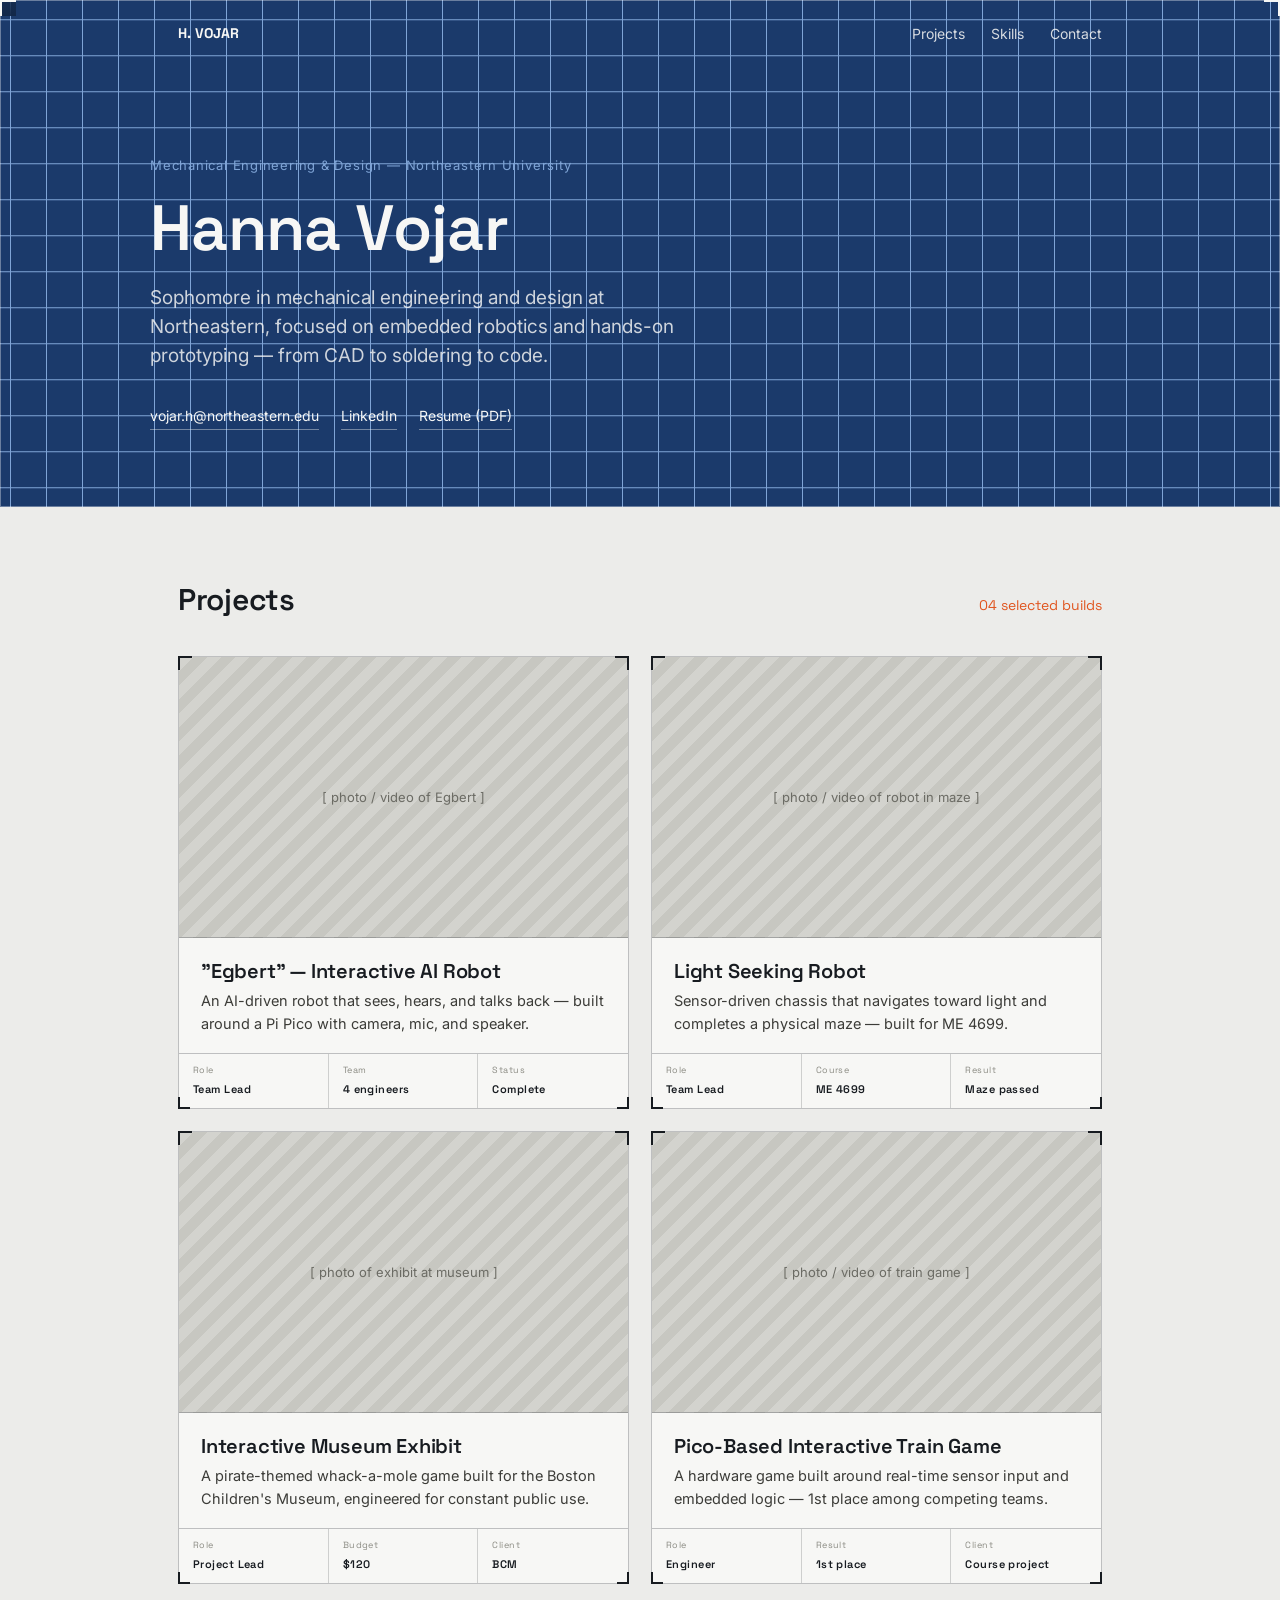
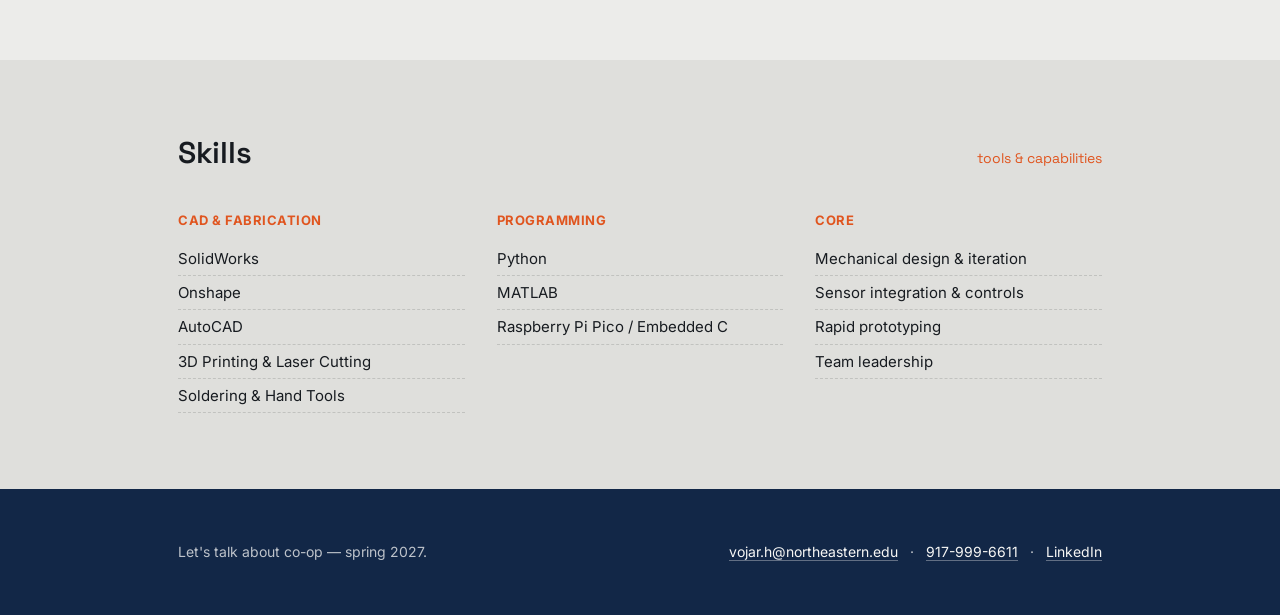
<file: index.html>
<!DOCTYPE html>
<html lang="en">
<head>
<meta charset="UTF-8">
<meta name="viewport" content="width=device-width, initial-scale=1.0">
<title>Hanna Vojar — Mechanical Engineering &amp; Robotics</title>
<link rel="stylesheet" href="style.css">
</head>
<body>

<header class="blueprint ticked">
  <div class="wrap">
    <nav class="top">
      <span class="mark">H. VOJAR</span>
      <div class="links">
        <a href="#projects">Projects</a>
        <a href="#skills">Skills</a>
        <a href="#contact">Contact</a>
      </div>
    </nav>
  </div>

  <div class="wrap hero">
    <div class="kicker">Mechanical Engineering &amp; Design — Northeastern University</div>
    <h1>Hanna Vojar</h1>
    <p class="tagline">Sophomore in mechanical engineering and design at Northeastern, focused on embedded robotics and hands-on prototyping — from CAD to soldering to code.</p>
    <div class="hero-links">
      <a href="mailto:vojar.h@northeastern.edu">vojar.h@northeastern.edu</a>
      <a href="https://linkedin.com/in/hanna-vojar-178265283" target="_blank">LinkedIn</a>
      <a href="resume.pdf" target="_blank">Resume (PDF)</a>
    </div>
  </div>
</header>

<section id="projects">
  <div class="wrap">
    <div class="section-head">
      <h2>Projects</h2>
      <span class="section-num">04 selected builds</span>
    </div>

    <div class="projects-grid">

      <a class="project-card paper-ticked" href="egbert.html">
        <span class="tick-bl"></span><span class="tick-br"></span>
        <div class="project-media">[ photo / video of Egbert ]</div>
        <div class="project-body">
          <h3>"Egbert" — Interactive AI Robot</h3>
          <p>An AI-driven robot that sees, hears, and talks back — built around a Pi Pico with camera, mic, and speaker.</p>
        </div>
        <div class="title-block">
          <div><span>Role</span><strong>Team Lead</strong></div>
          <div><span>Team</span><strong>4 engineers</strong></div>
          <div><span>Status</span><strong>Complete</strong></div>
        </div>
      </a>

      <a class="project-card paper-ticked" href="light-seeking-robot.html">
        <span class="tick-bl"></span><span class="tick-br"></span>
        <div class="project-media">[ photo / video of robot in maze ]</div>
        <div class="project-body">
          <h3>Light Seeking Robot</h3>
          <p>Sensor-driven chassis that navigates toward light and completes a physical maze — built for ME 4699.</p>
        </div>
        <div class="title-block">
          <div><span>Role</span><strong>Team Lead</strong></div>
          <div><span>Course</span><strong>ME 4699</strong></div>
          <div><span>Result</span><strong>Maze passed</strong></div>
        </div>
      </a>

      <a class="project-card paper-ticked" href="museum-exhibit.html">
        <span class="tick-bl"></span><span class="tick-br"></span>
        <div class="project-media">[ photo of exhibit at museum ]</div>
        <div class="project-body">
          <h3>Interactive Museum Exhibit</h3>
          <p>A pirate-themed whack-a-mole game built for the Boston Children's Museum, engineered for constant public use.</p>
        </div>
        <div class="title-block">
          <div><span>Role</span><strong>Project Lead</strong></div>
          <div><span>Budget</span><strong>$120</strong></div>
          <div><span>Client</span><strong>BCM</strong></div>
        </div>
      </a>

      <a class="project-card paper-ticked" href="train-game.html">
        <span class="tick-bl"></span><span class="tick-br"></span>
        <div class="project-media">[ photo / video of train game ]</div>
        <div class="project-body">
          <h3>Pico-Based Interactive Train Game</h3>
          <p>A hardware game built around real-time sensor input and embedded logic — 1st place among competing teams.</p>
        </div>
        <div class="title-block">
          <div><span>Role</span><strong>Engineer</strong></div>
          <div><span>Result</span><strong>1st place</strong></div>
          <div><span>Client</span><strong>Course project</strong></div>
        </div>
      </a>

    </div>
  </div>
</section>

<section id="skills" class="skills-strip">
  <div class="wrap">
    <div class="section-head">
      <h2>Skills</h2>
      <span class="section-num">tools &amp; capabilities</span>
    </div>
    <div class="skills-cols">
      <div>
        <h4>CAD &amp; FABRICATION</h4>
        <ul>
          <li>SolidWorks</li>
          <li>Onshape</li>
          <li>AutoCAD</li>
          <li>3D Printing &amp; Laser Cutting</li>
          <li>Soldering &amp; Hand Tools</li>
        </ul>
      </div>
      <div>
        <h4>PROGRAMMING</h4>
        <ul>
          <li>Python</li>
          <li>MATLAB</li>
          <li>Raspberry Pi Pico / Embedded C</li>
        </ul>
      </div>
      <div>
        <h4>CORE</h4>
        <ul>
          <li>Mechanical design &amp; iteration</li>
          <li>Sensor integration &amp; controls</li>
          <li>Rapid prototyping</li>
          <li>Team leadership</li>
        </ul>
      </div>
    </div>
  </div>
</section>

<footer id="contact">
  <div class="wrap">
    <div>Let's talk about co-op — spring 2027.</div>
    <div>
      <a href="mailto:vojar.h@northeastern.edu">vojar.h@northeastern.edu</a>
      &nbsp;&nbsp;·&nbsp;&nbsp;
      <a href="tel:9179996611">917-999-6611</a>
      &nbsp;&nbsp;·&nbsp;&nbsp;
      <a href="https://linkedin.com/in/hanna-vojar-178265283" target="_blank">LinkedIn</a>
    </div>
  </div>
</footer>

</body>
</html>
</file>
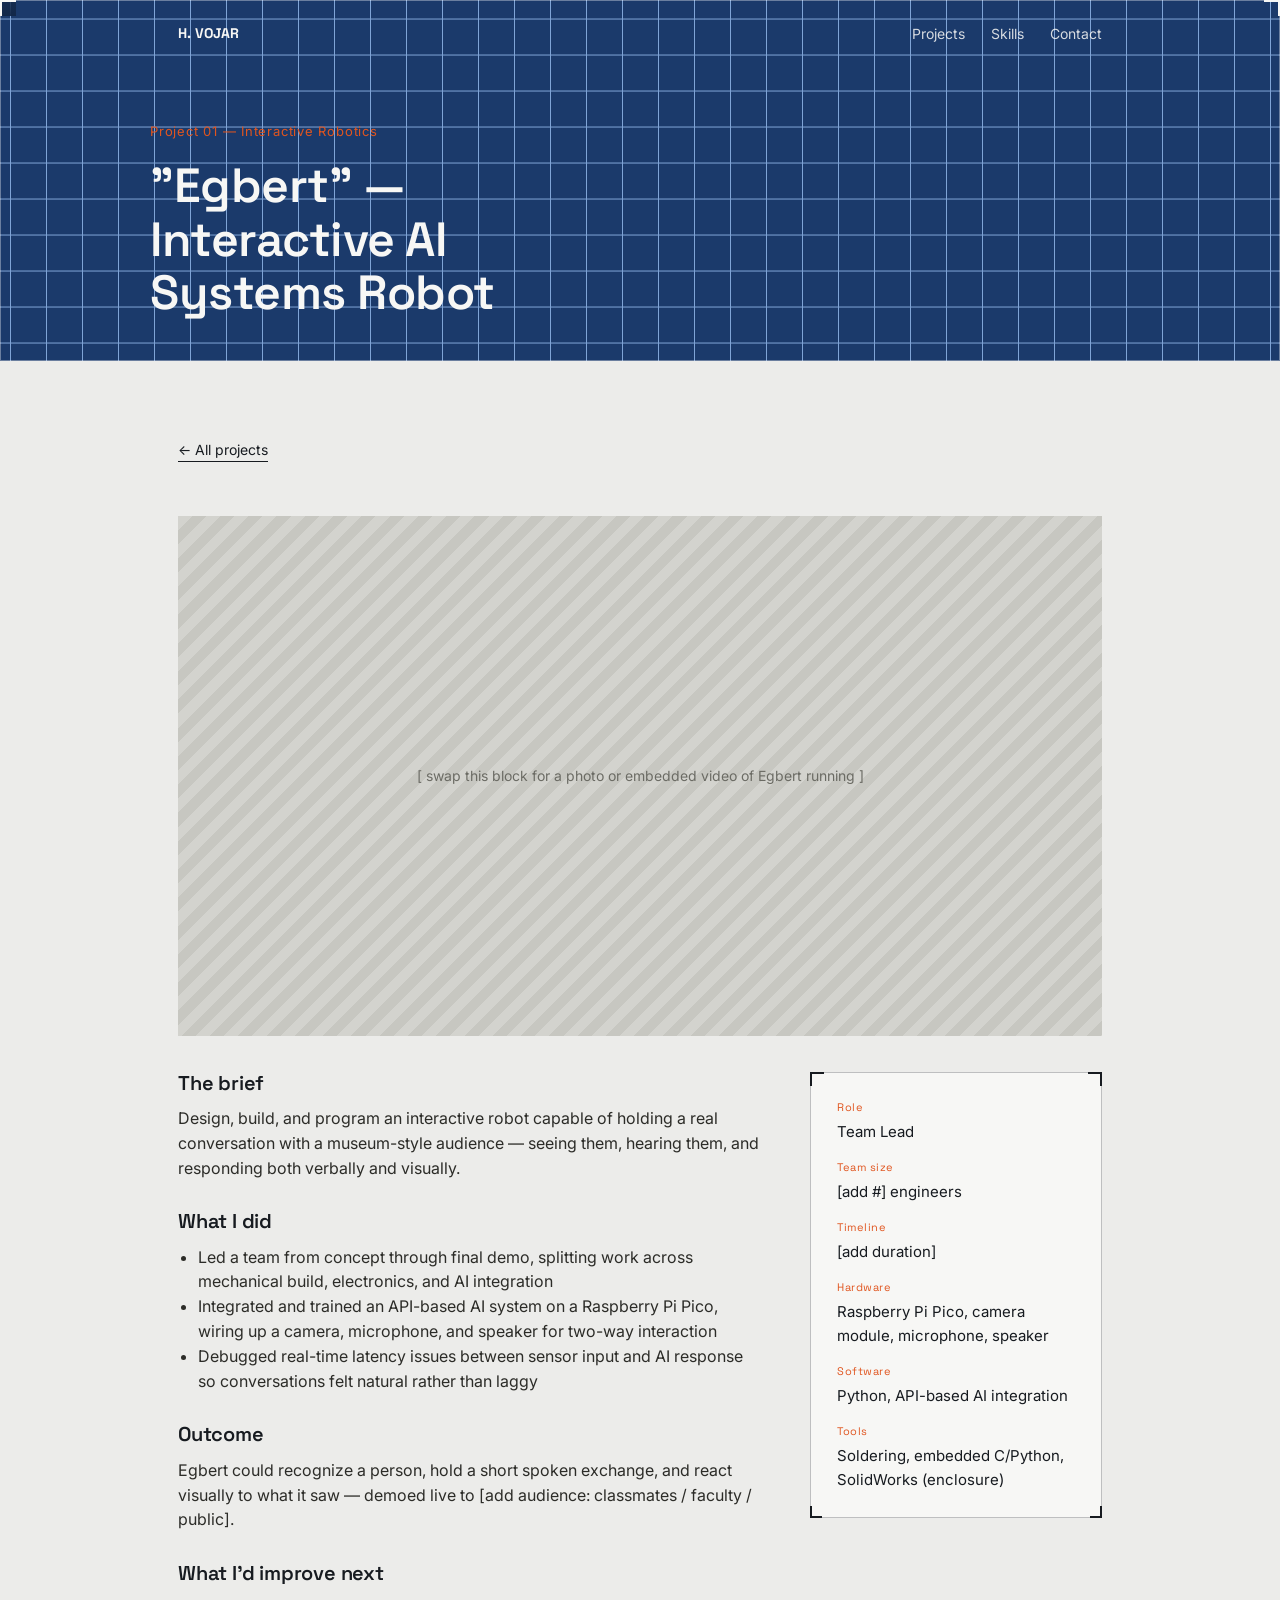
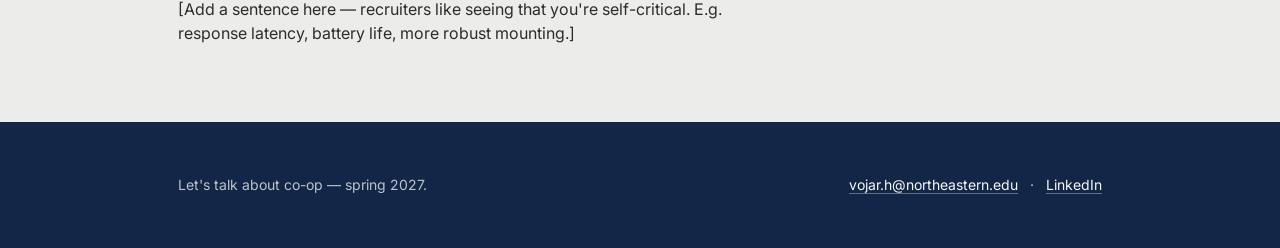
<file: egbert.html>
<!DOCTYPE html>
<html lang="en">
<head>
<meta charset="UTF-8">
<meta name="viewport" content="width=device-width, initial-scale=1.0">
<title>Egbert — Interactive AI Robot | Hanna Vojar</title>
<link rel="stylesheet" href="style.css">
</head>
<body>

<header class="blueprint ticked">
  <div class="wrap">
    <nav class="top">
      <span class="mark">H. VOJAR</span>
      <div class="links">
        <a href="index.html#projects">Projects</a>
        <a href="index.html#skills">Skills</a>
        <a href="index.html#contact">Contact</a>
      </div>
    </nav>
  </div>

  <div class="wrap detail-hero">
    <div class="kicker">Project 01 — Interactive Robotics</div>
    <h1>"Egbert" — Interactive AI Systems Robot</h1>
  </div>
</header>

<section>
  <div class="wrap">
    <a class="back-link" href="index.html#projects">&larr; All projects</a>

    <div class="detail-media">[ swap this block for a photo or embedded video of Egbert running ]</div>

    <div class="detail-grid">
      <div>
        <h2>The brief</h2>
        <p>Design, build, and program an interactive robot capable of holding a real conversation with a museum-style audience — seeing them, hearing them, and responding both verbally and visually.</p>

        <h2>What I did</h2>
        <ul>
          <li>Led a team from concept through final demo, splitting work across mechanical build, electronics, and AI integration</li>
          <li>Integrated and trained an API-based AI system on a Raspberry Pi Pico, wiring up a camera, microphone, and speaker for two-way interaction</li>
          <li>Debugged real-time latency issues between sensor input and AI response so conversations felt natural rather than laggy</li>
        </ul>

        <h2>Outcome</h2>
        <p>Egbert could recognize a person, hold a short spoken exchange, and react visually to what it saw — demoed live to [add audience: classmates / faculty / public].</p>

        <h2>What I'd improve next</h2>
        <p>[Add a sentence here — recruiters like seeing that you're self-critical. E.g. response latency, battery life, more robust mounting.]</p>
      </div>

      <div class="spec-box paper-ticked">
        <span class="tick-bl"></span><span class="tick-br"></span>
        <dl>
          <dt>Role</dt>
          <dd>Team Lead</dd>
          <dt>Team size</dt>
          <dd>[add #] engineers</dd>
          <dt>Timeline</dt>
          <dd>[add duration]</dd>
          <dt>Hardware</dt>
          <dd>Raspberry Pi Pico, camera module, microphone, speaker</dd>
          <dt>Software</dt>
          <dd>Python, API-based AI integration</dd>
          <dt>Tools</dt>
          <dd>Soldering, embedded C/Python, SolidWorks (enclosure)</dd>
        </dl>
      </div>
    </div>
  </div>
</section>

<footer id="contact">
  <div class="wrap">
    <div>Let's talk about co-op — spring 2027.</div>
    <div>
      <a href="mailto:vojar.h@northeastern.edu">vojar.h@northeastern.edu</a>
      &nbsp;&nbsp;·&nbsp;&nbsp;
      <a href="https://linkedin.com/in/hanna-vojar-178265283" target="_blank">LinkedIn</a>
    </div>
  </div>
</footer>

</body>
</html>
</file>
<file: style.css>
@import url('https://fonts.googleapis.com/css2?family=Space+Grotesk:wght@400;500;600;700&family=Inter:wght@400;500;600&display=swap');

:root {
  --ink: #171b20;
  --paper: #ececea;
  --paper-alt: #dfdfdc;
  --blueprint: #1b3a6b;
  --blueprint-deep: #122747;
  --blueprint-line: #7fa4d6;
  --accent: #e0551f;
  --white: #f7f7f5;
  --max-w: 980px;
}

* { box-sizing: border-box; margin: 0; padding: 0; }

html { scroll-behavior: smooth; }

body {
  font-family: 'Inter', sans-serif;
  color: var(--ink);
  background: var(--paper);
  line-height: 1.55;
  -webkit-font-smoothing: antialiased;
}

h1, h2, h3, .display {
  font-family: 'Space Grotesk', sans-serif;
  font-weight: 600;
  letter-spacing: -0.01em;
  line-height: 1.12;
}

a { color: inherit; }

.wrap { max-width: var(--max-w); margin: 0 auto; padding: 0 28px; }

/* ---------- Blueprint grid background ---------- */
.blueprint {
  background-color: var(--blueprint);
  background-image:
    linear-gradient(var(--blueprint-line) 1px, transparent 1px),
    linear-gradient(90deg, var(--blueprint-line) 1px, transparent 1px);
  background-size: 36px 36px;
  background-position: center;
  position: relative;
  color: var(--white);
}
.blueprint::before {
  content: "";
  position: absolute; inset: 0;
  background: linear-gradient(180deg, rgba(18,39,71,0.78), rgba(18,39,71,0.94));
}
.blueprint > * { position: relative; z-index: 1; }

/* corner tick marks, like a drawing sheet frame */
.ticked {
  position: relative;
  border: 1px solid rgba(255,255,255,0.35);
}
.ticked::before, .ticked::after,
.ticked .tick-br, .ticked .tick-bl {
  content: "";
  position: absolute;
  width: 14px; height: 14px;
  border-color: rgba(255,255,255,0.7);
}
.ticked::before { top: -1px; left: -1px; border-top: 2px solid; border-left: 2px solid; }
.ticked::after { top: -1px; right: -1px; border-top: 2px solid; border-right: 2px solid; }
.ticked .tick-bl { bottom: -1px; left: -1px; border-bottom: 2px solid; border-left: 2px solid; }
.ticked .tick-br { bottom: -1px; right: -1px; border-bottom: 2px solid; border-right: 2px solid; }

.paper-ticked {
  position: relative;
  border: 1px solid rgba(23,27,32,0.25);
}
.paper-ticked::before, .paper-ticked::after,
.paper-ticked .tick-br, .paper-ticked .tick-bl {
  content: "";
  position: absolute;
  width: 12px; height: 12px;
}
.paper-ticked::before { top: -1px; left: -1px; border-top: 2px solid var(--ink); border-left: 2px solid var(--ink); }
.paper-ticked::after { top: -1px; right: -1px; border-top: 2px solid var(--ink); border-right: 2px solid var(--ink); }
.paper-ticked .tick-bl { bottom: -1px; left: -1px; border-bottom: 2px solid var(--ink); border-left: 2px solid var(--ink); }
.paper-ticked .tick-br { bottom: -1px; right: -1px; border-bottom: 2px solid var(--ink); border-right: 2px solid var(--ink); }

/* ---------- Header / Hero ---------- */
.hero { padding: 88px 0 76px; }
.hero-inner { padding: 44px; }
.kicker {
  font-size: 13px;
  letter-spacing: 0.06em;
  color: var(--blueprint-line);
  margin-bottom: 18px;
}
.hero h1 {
  font-size: clamp(40px, 6vw, 64px);
  color: var(--white);
  max-width: 11ch;
}
.hero p.tagline {
  margin-top: 18px;
  font-size: 19px;
  max-width: 46ch;
  color: rgba(247,247,245,0.82);
}
.hero-links {
  margin-top: 34px;
  display: flex;
  flex-wrap: wrap;
  gap: 10px 22px;
  font-size: 14px;
}
.hero-links a {
  text-decoration: none;
  border-bottom: 1px solid rgba(247,247,245,0.4);
  padding-bottom: 2px;
}
.hero-links a:hover { border-color: var(--accent); color: var(--accent); }

/* ---------- Nav ---------- */
nav.top {
  padding: 22px 0;
  display: flex;
  justify-content: space-between;
  align-items: center;
  font-size: 14px;
}
nav.top .mark { font-family: 'Space Grotesk'; font-weight: 700; }
nav.top .links { display: flex; gap: 26px; }
nav.top .links a { text-decoration: none; opacity: 0.85; }
nav.top .links a:hover { opacity: 1; color: var(--accent); }

/* ---------- Sections ---------- */
section { padding: 76px 0; }
.section-head { display: flex; align-items: baseline; justify-content: space-between; margin-bottom: 40px; gap: 24px; }
.section-head h2 { font-size: 30px; }
.section-num { font-size: 14px; color: var(--accent); font-family: 'Space Grotesk'; }

/* ---------- Project cards (drawing-sheet style) ---------- */
.projects-grid {
  display: grid;
  grid-template-columns: repeat(2, 1fr);
  gap: 22px;
}
@media (max-width: 720px) { .projects-grid { grid-template-columns: 1fr; } }

.project-card {
  background: var(--white);
  display: flex;
  flex-direction: column;
  text-decoration: none;
  color: var(--ink);
  transition: transform 0.15s ease;
}
.project-card:hover { transform: translateY(-3px); }

.project-media {
  aspect-ratio: 16/10;
  background: repeating-linear-gradient(135deg, #d3d3ce, #d3d3ce 10px, #c7c7c1 10px, #c7c7c1 20px);
  display: flex;
  align-items: center;
  justify-content: center;
  font-size: 13px;
  color: #6b6b64;
  border-bottom: 1px solid rgba(23,27,32,0.25);
}

.project-body { padding: 22px 22px 0; flex: 1; }
.project-body h3 { font-size: 20px; margin-bottom: 8px; }
.project-body p { font-size: 14.5px; color: #3c3c38; }

.title-block {
  margin-top: 18px;
  border-top: 1px solid rgba(23,27,32,0.25);
  display: grid;
  grid-template-columns: 1fr 1fr 1fr;
  font-family: 'Space Grotesk';
  font-size: 11px;
  letter-spacing: 0.04em;
  color: #55554f;
}
.title-block div { padding: 10px 14px; border-right: 1px solid rgba(23,27,32,0.18); }
.title-block div:last-child { border-right: none; }
.title-block span { display: block; font-size: 9px; color: #8a8a82; margin-bottom: 3px; }
.title-block strong { color: var(--ink); font-weight: 600; }

/* ---------- Skills strip ---------- */
.skills-strip { background: var(--paper-alt); }
.skills-cols { display: grid; grid-template-columns: repeat(3, 1fr); gap: 32px; }
@media (max-width: 720px) { .skills-cols { grid-template-columns: 1fr; } }
.skills-cols h4 { font-size: 13px; letter-spacing: 0.04em; color: var(--accent); margin-bottom: 12px; }
.skills-cols ul { list-style: none; font-size: 15px; }
.skills-cols li { padding: 5px 0; border-bottom: 1px dashed rgba(23,27,32,0.15); }

/* ---------- Footer ---------- */
footer { background: var(--blueprint-deep); color: rgba(247,247,245,0.75); padding: 52px 0; }
footer .wrap { display: flex; flex-wrap: wrap; justify-content: space-between; gap: 18px; font-size: 14px; }
footer a { text-decoration: none; color: var(--white); border-bottom: 1px solid rgba(247,247,245,0.35); }
footer a:hover { color: var(--accent); border-color: var(--accent); }

/* ---------- Project detail page ---------- */
.detail-hero { padding: 54px 0 40px; }
.detail-hero .kicker { color: var(--accent); }
.detail-hero h1 { font-size: clamp(32px, 5vw, 48px); color: var(--white); max-width: 16ch; }
.detail-media {
  aspect-ratio: 16/9;
  background: repeating-linear-gradient(135deg, #d3d3ce, #d3d3ce 10px, #c7c7c1 10px, #c7c7c1 20px);
  display: flex; align-items: center; justify-content: center;
  color: #6b6b64; font-size: 14px; margin: 36px 0;
}
.detail-grid { display: grid; grid-template-columns: 2fr 1fr; gap: 48px; }
@media (max-width: 760px) { .detail-grid { grid-template-columns: 1fr; } }
.detail-grid h2 { font-size: 20px; margin: 30px 0 12px; }
.detail-grid h2:first-child { margin-top: 0; }
.detail-grid p, .detail-grid li { font-size: 16px; color: #2c2c28; }
.detail-grid ul { padding-left: 20px; margin-bottom: 10px; }
.spec-box { background: var(--white); padding: 26px; align-self: start; }
.spec-box dt { font-size: 11px; letter-spacing: 0.05em; color: var(--accent); margin-top: 16px; font-family: 'Space Grotesk'; }
.spec-box dt:first-child { margin-top: 0; }
.spec-box dd { font-size: 15px; margin-top: 4px; }
.back-link { display: inline-block; margin-bottom: 18px; font-size: 14px; text-decoration: none; border-bottom: 1px solid var(--ink); }
.back-link:hover { color: var(--accent); border-color: var(--accent); }
</file>
